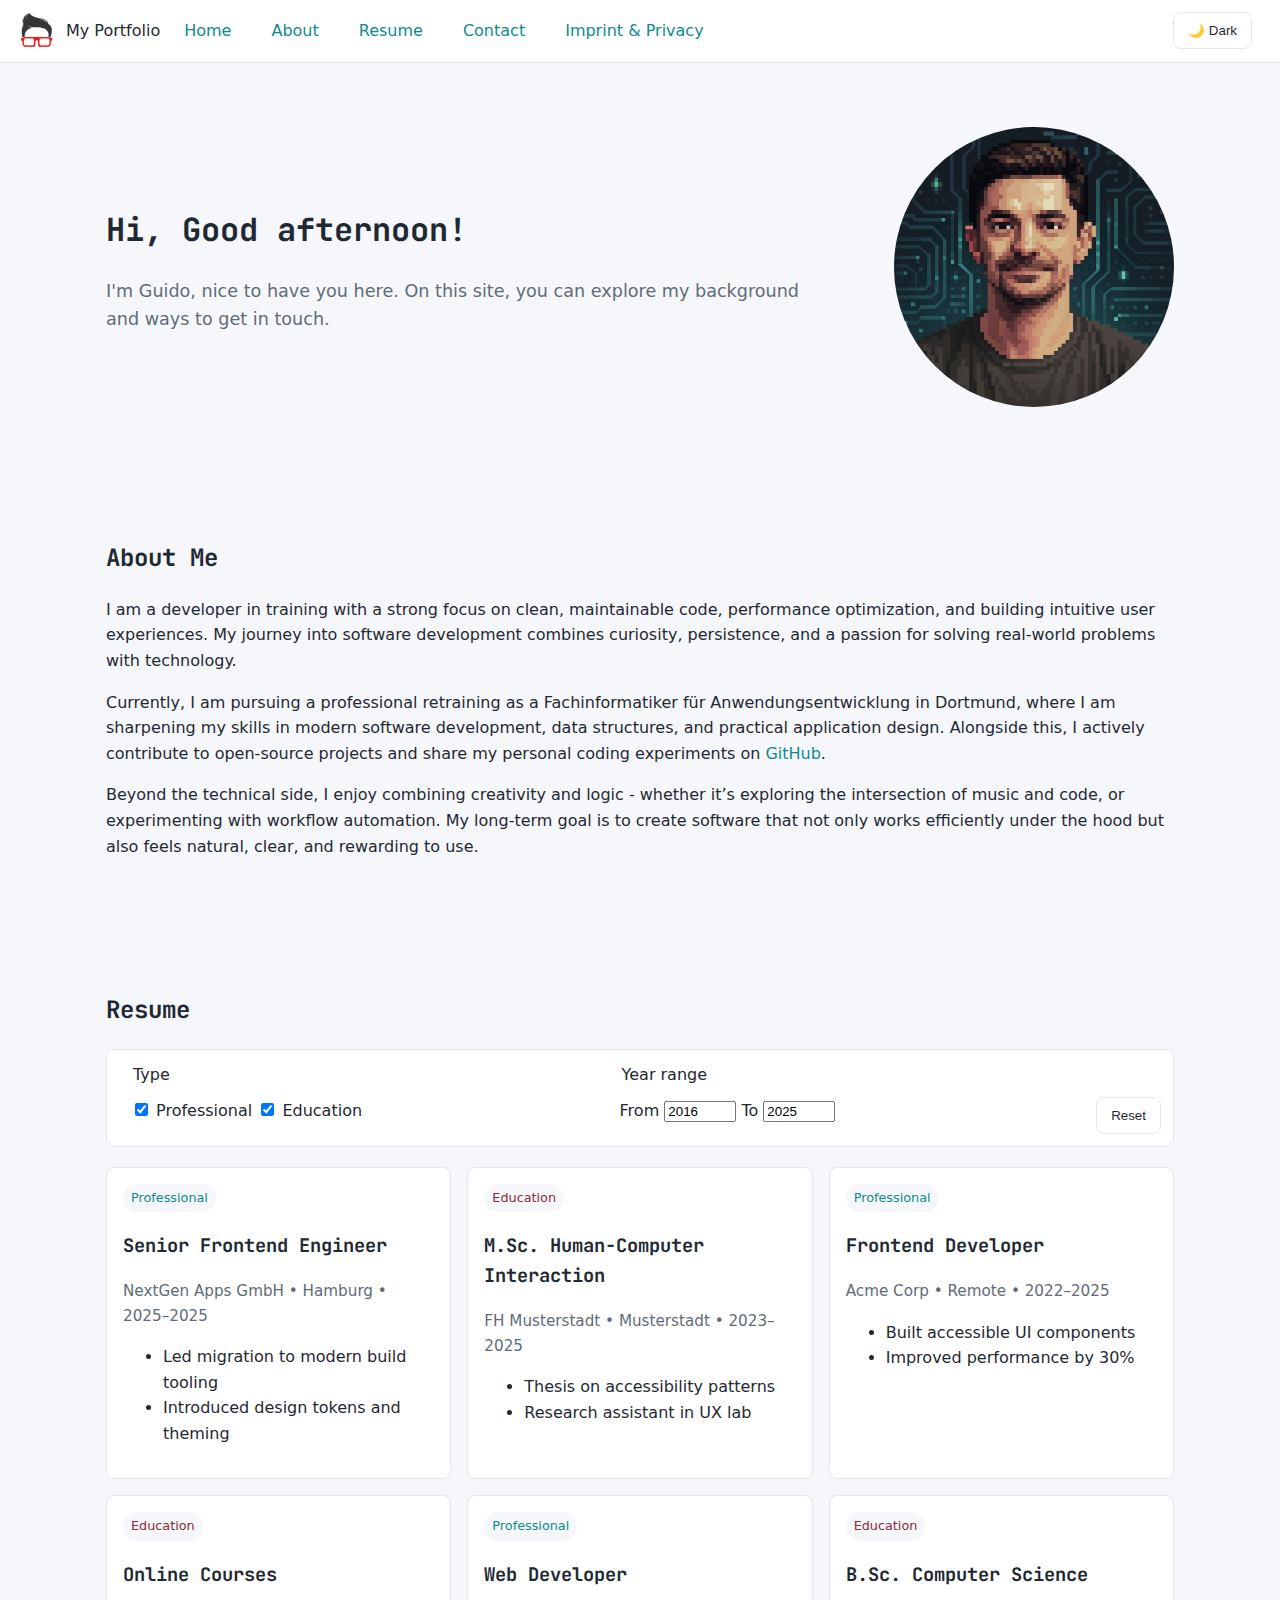
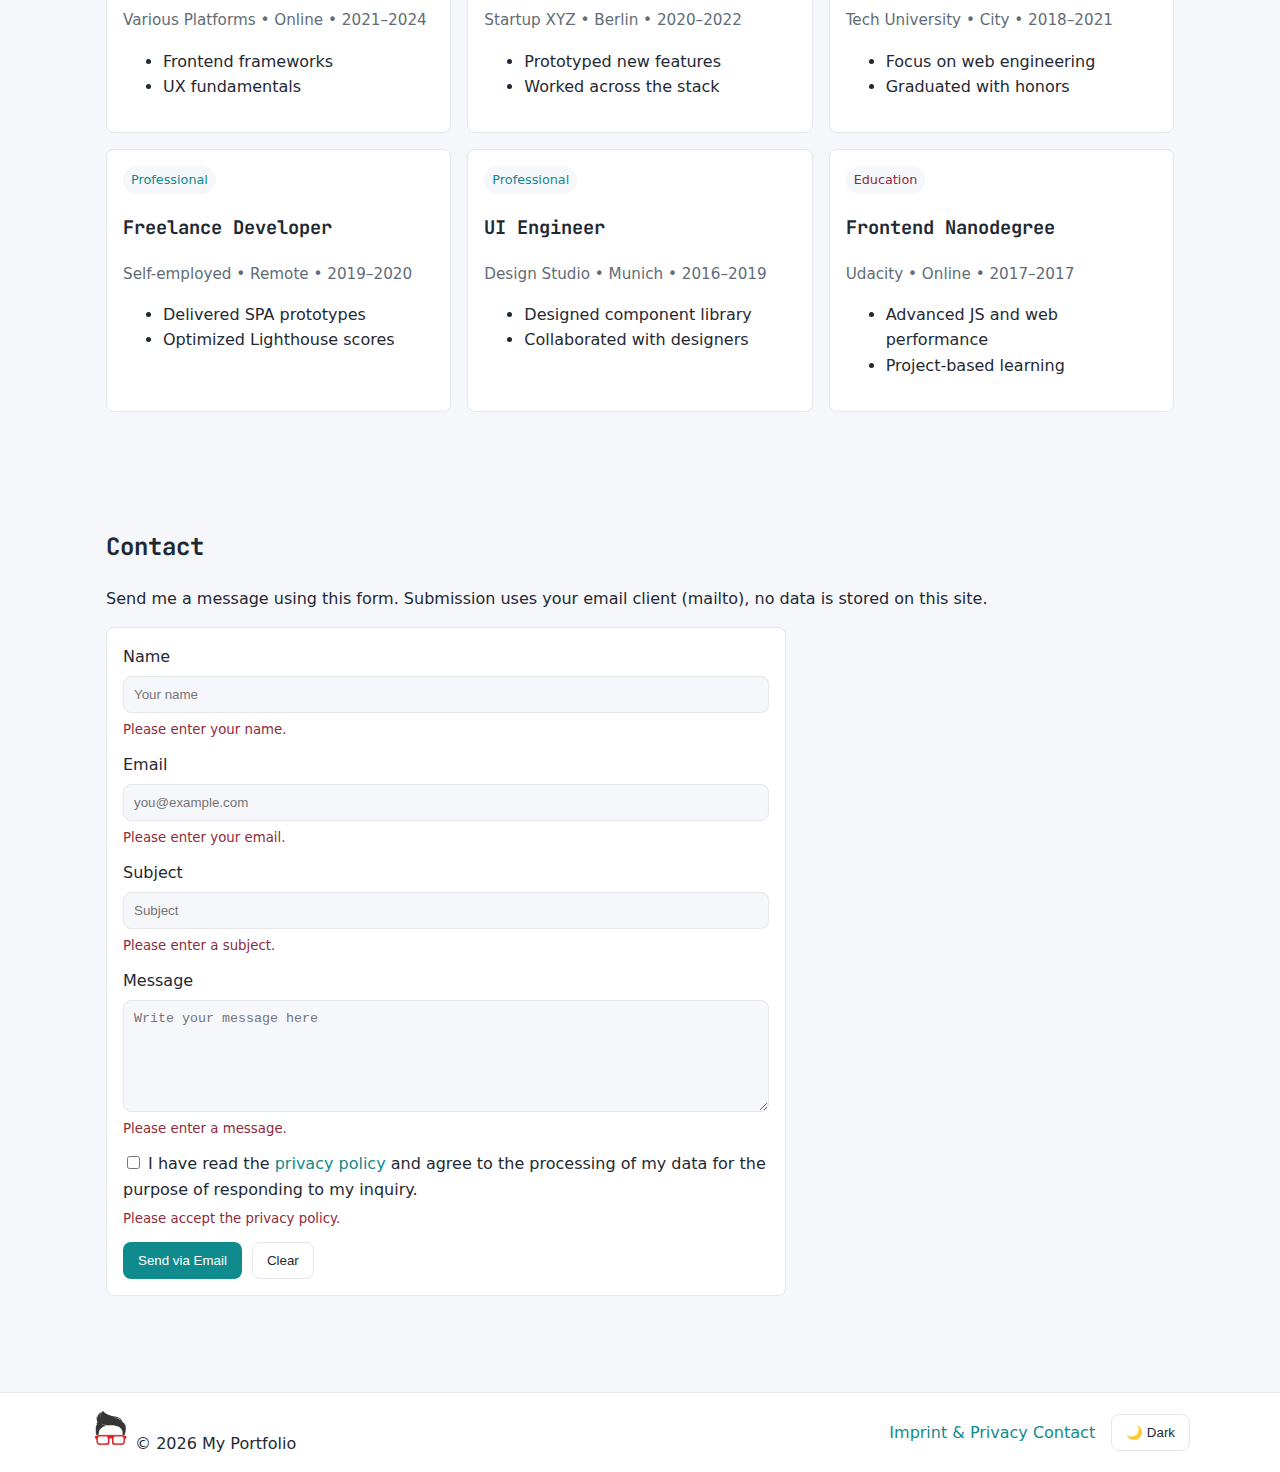
<file: index.html>
<!DOCTYPE html>
<html lang="en" data-theme="light">

<head>
  <meta charset="UTF-8" />
  <meta name="viewport" content="width=device-width, initial-scale=1" />
  <meta name="keywords" content="portfoloio software development fachinformatiker anwendungsentwicklung" />
  <meta name="description" content="Developer portfolio of Guido X." />
  <title>Guido X. - Developer Portfolio</title>
  <!-- Link to main stylesheet -->
  <link rel="stylesheet" href="static/css/style.css" />
  <link rel="icon" href="static/img/logo.png" type="image/png" />
</head>

<body>
  <!-- Header with logo, site title, nav, and theme toggle -->
  <header class="site-header">
    <div class="brand">
      <img src="static/img/logo.png" alt="Logo" class="logo" />
      <span>My Portfolio</span>
    </div>

    <!-- Mobile menu button (hamburger) -->
    <button id="navToggle" class="icon-button">☰</button>

    <!-- Primary navigation -->
  <nav id="siteNav" class="site-nav">
      <ul>
        <li><a href="#home" class="nav-link">Home</a></li>
        <li><a href="#about" class="nav-link">About</a></li>
        <li><a href="#resume" class="nav-link">Resume</a></li>
        <li><a href="#contact" class="nav-link">Contact</a></li>
        <li><a href="imprint.html" class="nav-link">Imprint & Privacy</a></li>
      </ul>
    </nav>

    <!-- Theme toggle button -->
  <button id="themeToggle" class="button">
      🌙 Dark
    </button>
  </header>

  <!-- Main content starts -->
  <main id="main">
    <!-- Home / Hero -->
    <section id="home" class="section hero">
      <div class="container">
        <div class="hero-content">
          <div>
            <h1 class="jet">Hi, <span id="timeGreeting">Welcome</span>!</h1>
            <p class="lead">I'm Guido, nice to have you here. On this site, you can explore my background and ways to get in touch.</p>
          </div>
          <div class="hero-photo">
            <img src="static/img/profile.jpg" alt="Profile photo" />
          </div>
        </div>
      </div>
    </section>

    <!-- About -->
    <section id="about" class="section">
      <div class="container">
        <h2 class="jet">About Me</h2>
        <p>
          I am a developer in training with a strong focus on clean,
          maintainable code, performance optimization, and building intuitive
          user experiences. My journey into software development combines
          curiosity, persistence, and a passion for solving real-world
          problems with technology.
        </p>
        <p>
          Currently, I am pursuing a professional retraining as a
          Fachinformatiker für Anwendungsentwicklung in Dortmund, where I am
          sharpening my skills in modern software development, data
          structures, and practical application design. Alongside this, I
          actively contribute to open-source projects and share my personal
          coding experiments on
          <a href="https://github.com/guidokl" target="_blank" rel="noopener">GitHub</a>.
        </p>
        <p>
          Beyond the technical side, I enjoy combining creativity and logic -
          whether it’s exploring the intersection of music and code, or
          experimenting with workflow automation. My long-term goal is to
          create software that not only works efficiently under the hood but
          also feels natural, clear, and rewarding to use.
        </p>
      </div>
    </section>

    <!-- Resume with dynamic filter -->
    <section id="resume" class="section">
      <div class="container">
        <h2 class="jet">Resume</h2>

        <!-- Filter controls -->
        <form id="resumeFilters" class="filters" novalidate>
          <!-- Type filter -->
          <fieldset>
            <legend>Type</legend>
            <label>
              <input type="checkbox" id="filterWork" checked />
              Professional
            </label>
            <label>
              <input type="checkbox" id="filterEducation" checked />
              Education
            </label>
          </fieldset>

          <!-- Year range filter (simple numeric inputs for clarity) -->
          <fieldset>
            <legend>Year range</legend>
            <label>
              From
              <input type="number" id="yearFrom" min="1990" max="2100" step="1" />
            </label>
            <label>
              To
              <input type="number" id="yearTo" min="1990" max="2100" step="1" />
            </label>
          </fieldset>

          <!-- Button to reset filters -->
          <button type="button" id="resetFilters" class="button">
            Reset
          </button>
        </form>

        <!-- Container where resume entries will be dynamically rendered -->
  <div id="resumeList" class="cards"></div>
      </div>
    </section>

    <!-- Contact -->
    <section id="contact" class="section">
      <div class="container">
        <h2 class="jet">Contact</h2>
        <p>
          Send me a message using this form. Submission uses your email client
          (mailto), no data is stored on this site.
        </p>

        <!-- Contact form (mailto, works without JS; JS only enhances validation) -->
        <form id="contactForm" class="contact-form" action="mailto:superguido@example.com" method="post"
          enctype="text/plain" novalidate>
          <div class="form-row">
            <label for="name">Name</label>
            <input id="name" name="Name" type="text" required placeholder="Your name" />
            <small class="error" id="nameError"></small>
          </div>

          <div class="form-row">
            <label for="email">Email</label>
            <input id="email" name="Email" type="email" required placeholder="you@example.com" />
            <small class="error" id="emailError"></small>
          </div>

          <div class="form-row">
            <label for="subject">Subject</label>
            <input id="subject" name="Subject" type="text" required placeholder="Subject" />
            <small class="error" id="subjectError"></small>
          </div>

          <div class="form-row">
            <label for="message">Message</label>
            <textarea id="message" name="Message" rows="6" required placeholder="Write your message here"></textarea>
            <small class="error" id="messageError"></small>
          </div>

          <div class="form-row">
            <label>
              <input id="privacy" type="checkbox" required />
              I have read the
              <a href="imprint.html#privacy">privacy policy</a> and agree to
              the processing of my data for the purpose of responding to my
              inquiry.
            </label>
            <small class="error" id="privacyError"></small>
          </div>

          <div class="form-actions">
            <button class="button primary" type="submit">
              Send via Email
            </button>
            <button class="button" type="reset">Clear</button>
          </div>
        </form>
      </div>
    </section>
  </main>

  <!-- Footer present on every "page" (section) -->
  <footer class="site-footer">
    <div class="container footer-grid">
      <div>
        <img src="static/img/logo.png" alt="Logo" class="logo" />
        <span>© <span id="yearNow"></span> My Portfolio</span>
      </div>
  <nav>
        <a href="imprint.html">Imprint & Privacy</a>
        <a href="#contact">Contact</a>
      </nav>
      <div>
  <button id="footerThemeToggle" class="button">
          🌙 Dark
        </button>
      </div>
    </div>
  </footer>

  <!-- Main script -->
  <script src="static/js/script.js" defer></script>
</body>

</html>
</file>
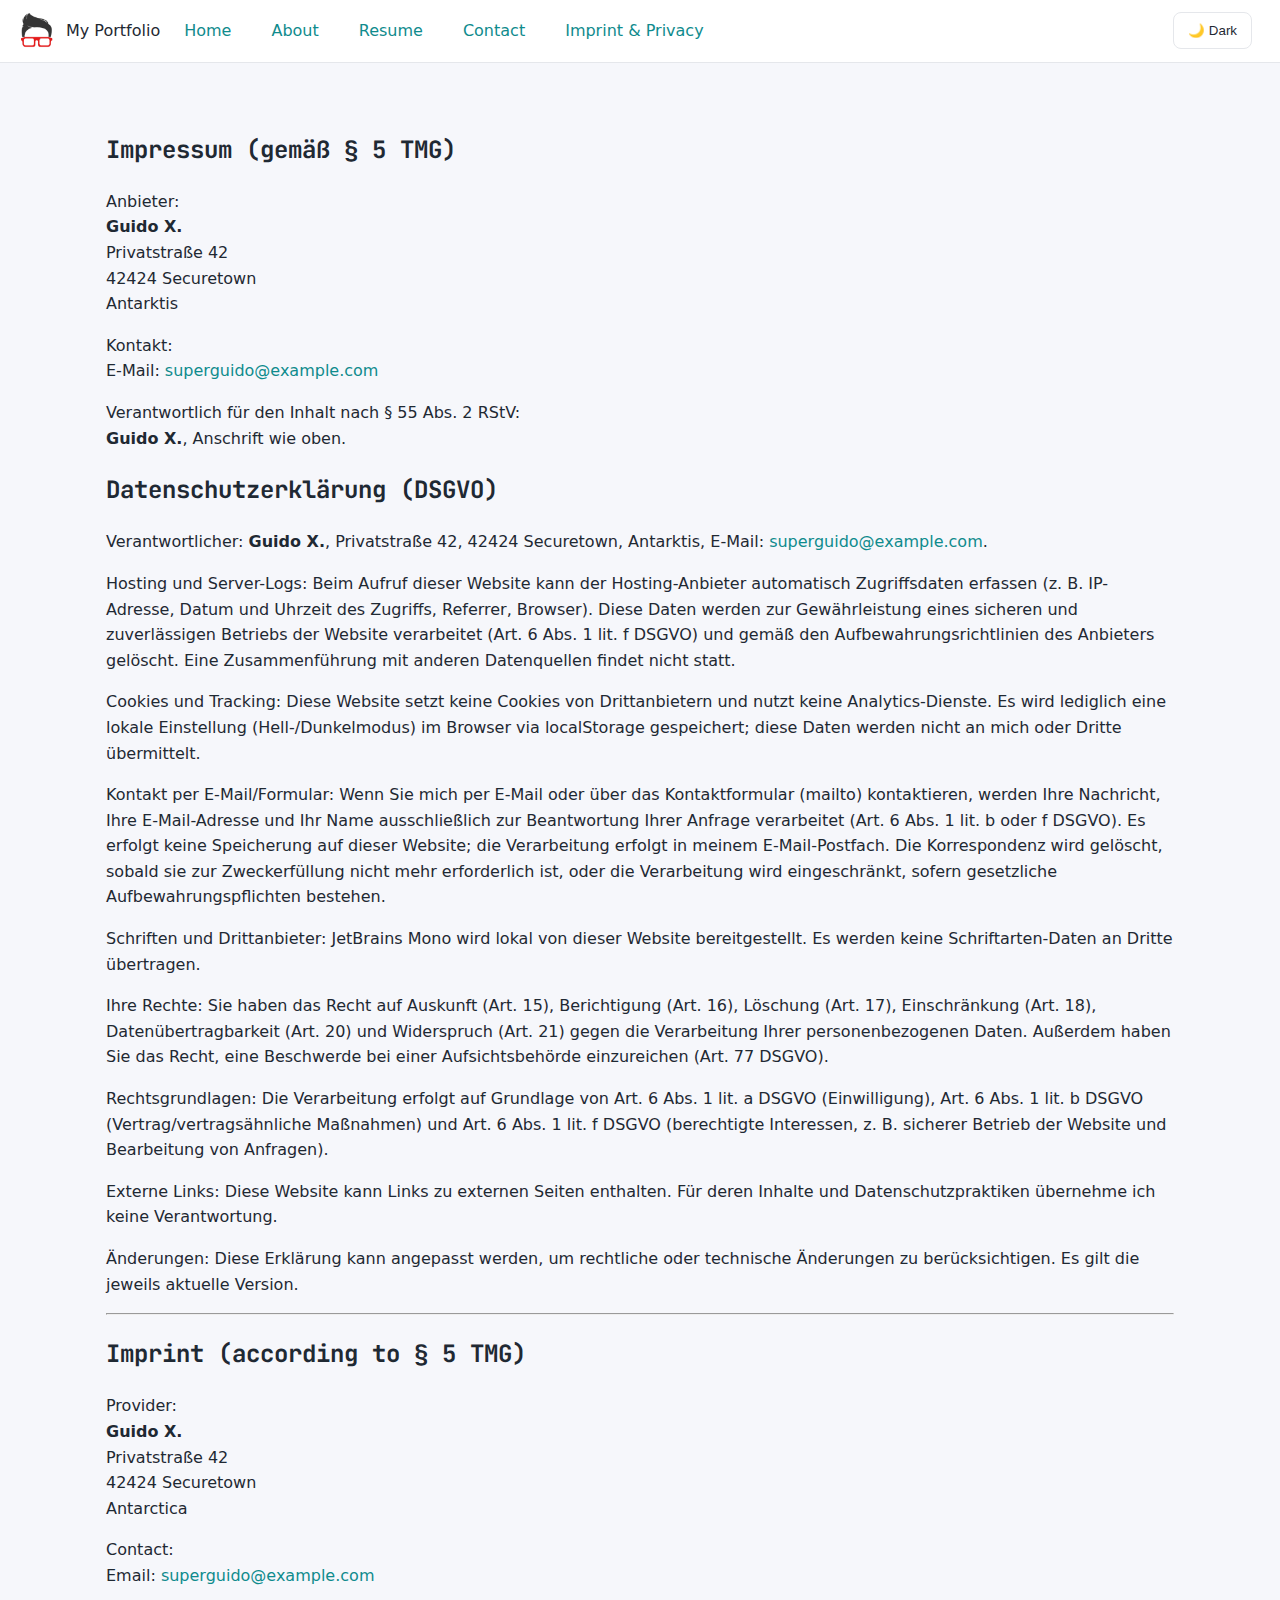
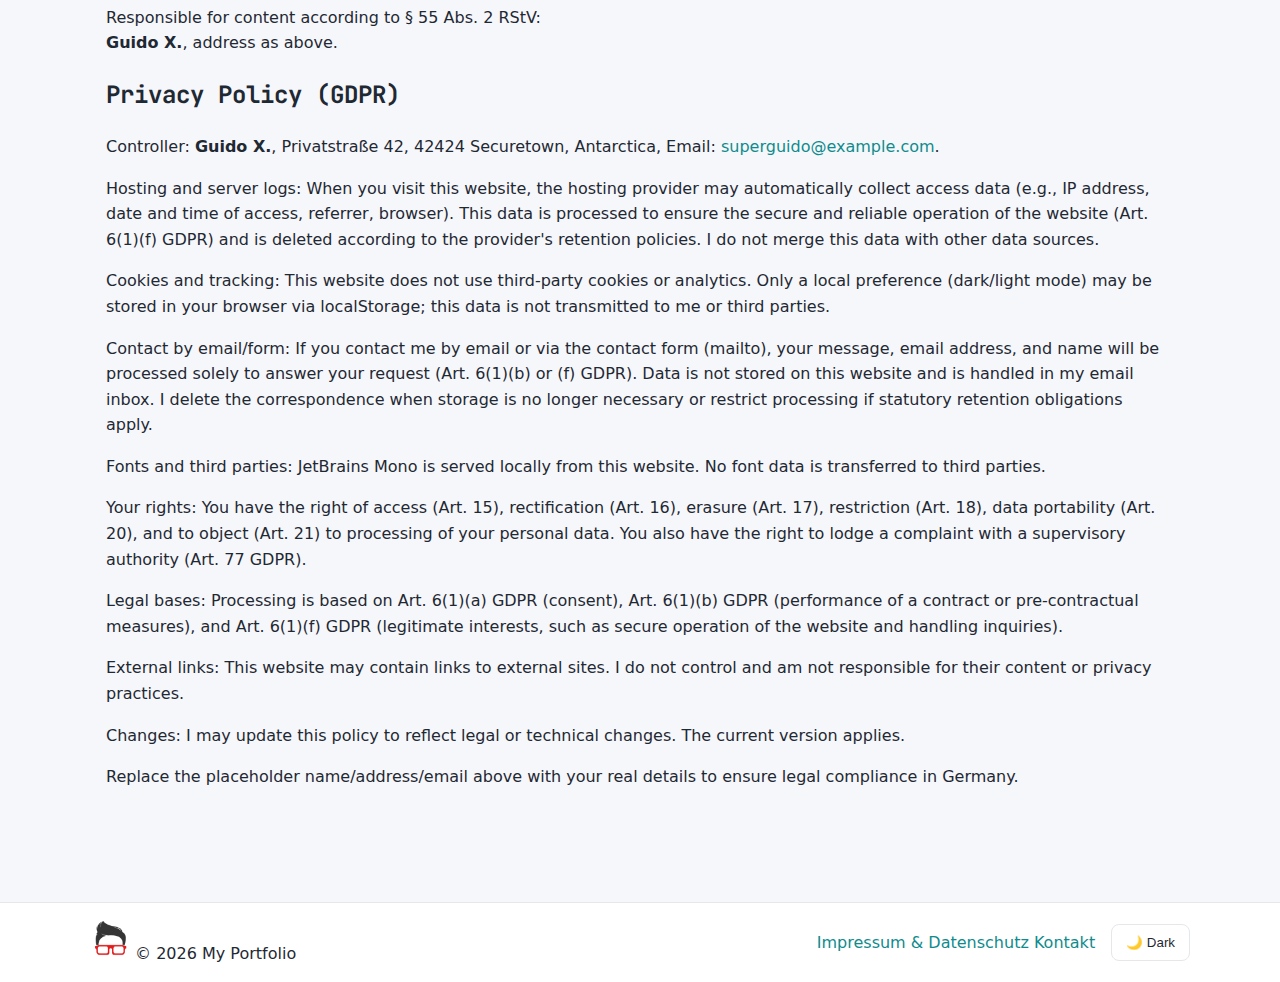
<file: imprint.html>
<!DOCTYPE html>
<html lang="de" data-theme="light">
  <head>
    <meta charset="UTF-8" />
    <meta name="viewport" content="width=device-width, initial-scale=1" />
    <meta name="keywords" content="imprint impresum portfoloio software development fachinformatiker anwendungsentwicklung" />
    <meta name="description" content="Developer portfolio of Guido X. - Imprint" />
    <title>Guido X. - Imprint</title>
    <link rel="stylesheet" href="static/css/style.css" />
    <link rel="icon" href="static/img/logo.png" type="image/png" />
  </head>
  <body>
    <header class="site-header">
      <div class="brand">
        <img src="static/img/logo.png" alt="Logo" class="logo" />
  <span>My Portfolio</span>
      </div> 

      <!-- Mobile menu button (hamburger) -->
      <button
        id="navToggle"
        class="icon-button"
      >
        ☰
      </button>

      <!-- Primary navigation -->
  <nav id="siteNav" class="site-nav">
        <ul>
          <li><a href="index.html#home" class="nav-link">Home</a></li>
          <li><a href="index.html#about" class="nav-link">About</a></li>
          <li><a href="index.html#resume" class="nav-link">Resume</a></li>
          <li><a href="index.html#contact" class="nav-link">Contact</a></li>
          <li><a href="imprint.html" class="nav-link">Imprint & Privacy</a></li>
        </ul>
      </nav>

      <!-- Theme toggle button -->
  <button id="themeToggle" class="button">
        🌙 Dark
      </button>
    </header>

    <main id="main" class="section imprint">
      <div class="container">
        <h2 class="jet">Impressum (gemäß § 5 TMG)</h2>
        <p>
          Anbieter:<br />
          <strong>Guido X.</strong><br />
          Privatstraße 42<br />
          42424 Securetown<br />
          Antarktis
        </p>
        <p>
          Kontakt:<br />
          E-Mail:
          <a href="mailto:superguido@example.com">superguido@example.com</a>
        </p>
        <p>
          Verantwortlich für den Inhalt nach § 55 Abs. 2 RStV:<br />
          <strong>Guido X.</strong>, Anschrift wie oben.
        </p>

        <h2 id="privacy" class="jet">Datenschutzerklärung (DSGVO)</h2>
        <p>
          Verantwortlicher: <strong>Guido X.</strong>, Privatstraße 42, 42424 Securetown, Antarktis, E-Mail:
          <a href="mailto:superguido@example.com">superguido@example.com</a>.
        </p>
        <p>
          Hosting und Server-Logs: Beim Aufruf dieser Website kann der
          Hosting-Anbieter automatisch Zugriffsdaten erfassen (z. B. IP-Adresse,
          Datum und Uhrzeit des Zugriffs, Referrer, Browser). Diese Daten werden
          zur Gewährleistung eines sicheren und zuverlässigen Betriebs der
          Website verarbeitet (Art. 6 Abs. 1 lit. f DSGVO) und gemäß den
          Aufbewahrungsrichtlinien des Anbieters gelöscht. Eine Zusammenführung
          mit anderen Datenquellen findet nicht statt.
        </p>
        <p>
          Cookies und Tracking: Diese Website setzt keine Cookies von
          Drittanbietern und nutzt keine Analytics-Dienste. Es wird lediglich
          eine lokale Einstellung (Hell-/Dunkelmodus) im Browser via
          localStorage gespeichert; diese Daten werden nicht an mich oder Dritte
          übermittelt.
        </p>
        <p>
          Kontakt per E-Mail/Formular: Wenn Sie mich per E-Mail oder über das
          Kontaktformular (mailto) kontaktieren, werden Ihre Nachricht, Ihre
          E-Mail-Adresse und Ihr Name ausschließlich zur Beantwortung Ihrer
          Anfrage verarbeitet (Art. 6 Abs. 1 lit. b oder f DSGVO). Es erfolgt
          keine Speicherung auf dieser Website; die Verarbeitung erfolgt in
          meinem E-Mail-Postfach. Die Korrespondenz wird gelöscht, sobald sie
          zur Zweckerfüllung nicht mehr erforderlich ist, oder die Verarbeitung
          wird eingeschränkt, sofern gesetzliche Aufbewahrungspflichten
          bestehen.
        </p>
        <p>
          Schriften und Drittanbieter: JetBrains Mono wird lokal von dieser
          Website bereitgestellt. Es werden keine Schriftarten-Daten an Dritte
          übertragen.
        </p>
        <p>
          Ihre Rechte: Sie haben das Recht auf Auskunft (Art. 15), Berichtigung
          (Art. 16), Löschung (Art. 17), Einschränkung (Art. 18),
          Datenübertragbarkeit (Art. 20) und Widerspruch (Art. 21) gegen die
          Verarbeitung Ihrer personenbezogenen Daten. Außerdem haben Sie das
          Recht, eine Beschwerde bei einer Aufsichtsbehörde einzureichen (Art.
          77 DSGVO).
        </p>
        <p>
          Rechtsgrundlagen: Die Verarbeitung erfolgt auf Grundlage von Art. 6
          Abs. 1 lit. a DSGVO (Einwilligung), Art. 6 Abs. 1 lit. b DSGVO
          (Vertrag/vertragsähnliche Maßnahmen) und Art. 6 Abs. 1 lit. f DSGVO
          (berechtigte Interessen, z. B. sicherer Betrieb der Website und
          Bearbeitung von Anfragen).
        </p>
        <p>
          Externe Links: Diese Website kann Links zu externen Seiten enthalten.
          Für deren Inhalte und Datenschutzpraktiken übernehme ich keine
          Verantwortung.
        </p>
        <p>
          Änderungen: Diese Erklärung kann angepasst werden, um rechtliche oder
          technische Änderungen zu berücksichtigen. Es gilt die jeweils aktuelle
          Version.
        </p>

        <hr />

        <h2 class="jet">Imprint (according to § 5 TMG)</h2>
        <p>
          Provider:<br />
          <strong>Guido X.</strong><br />
          Privatstraße 42<br />
          42424 Securetown<br />
          Antarctica
        </p>
        <p>
          Contact:<br />
          Email:
          <a href="mailto:superguido@example.com">superguido@example.com</a>
        </p>
        <p>
          Responsible for content according to § 55 Abs. 2 RStV:<br />
          <strong>Guido X.</strong>, address as above.
        </p>

        <h2 class="jet">Privacy Policy (GDPR)</h2>
        <p>
          Controller: <strong>Guido X.</strong>, Privatstraße 42, 42424 Securetown, Antarctica, Email:
          <a href="mailto:superguido@example.com">superguido@example.com</a>.
        </p>
        <p>
          Hosting and server logs: When you visit this website, the hosting
          provider may automatically collect access data (e.g., IP address, date
          and time of access, referrer, browser). This data is processed to
          ensure the secure and reliable operation of the website (Art. 6(1)(f)
          GDPR) and is deleted according to the provider's retention policies. I
          do not merge this data with other data sources.
        </p>
        <p>
          Cookies and tracking: This website does not use third-party cookies or
          analytics. Only a local preference (dark/light mode) may be stored in
          your browser via localStorage; this data is not transmitted to me or
          third parties.
        </p>
        <p>
          Contact by email/form: If you contact me by email or via the contact
          form (mailto), your message, email address, and name will be processed
          solely to answer your request (Art. 6(1)(b) or (f) GDPR). Data is not
          stored on this website and is handled in my email inbox. I delete the
          correspondence when storage is no longer necessary or restrict
          processing if statutory retention obligations apply.
        </p>
        <p>
          Fonts and third parties: JetBrains Mono is served locally from this
          website. No font data is transferred to third parties.
        </p>
        <p>
          Your rights: You have the right of access (Art. 15), rectification
          (Art. 16), erasure (Art. 17), restriction (Art. 18), data portability
          (Art. 20), and to object (Art. 21) to processing of your personal
          data. You also have the right to lodge a complaint with a supervisory
          authority (Art. 77 GDPR).
        </p>
        <p>
          Legal bases: Processing is based on Art. 6(1)(a) GDPR (consent), Art.
          6(1)(b) GDPR (performance of a contract or pre-contractual measures),
          and Art. 6(1)(f) GDPR (legitimate interests, such as secure operation
          of the website and handling inquiries).
        </p>
        <p>
          External links: This website may contain links to external sites. I do
          not control and am not responsible for their content or privacy
          practices.
        </p>
        <p>
          Changes: I may update this policy to reflect legal or technical
          changes. The current version applies.
        </p>

        <p class="note">
          Replace the placeholder name/address/email above with your real
          details to ensure legal compliance in Germany.
        </p>
      </div>
    </main>

    <footer class="site-footer">
      <div class="container footer-grid">
        <div>
          <img src="static/img/logo.png" alt="Logo" class="logo" />
          <span>© <span id="yearNow"></span> My Portfolio</span>
        </div>
  <nav>
          <a href="imprint.html">Impressum & Datenschutz</a>
          <a href="index.html#contact">Kontakt</a>
        </nav>
  <div>
          <button
            id="footerThemeToggle"
            class="button"
          >
            🌙 Dark
          </button>
        </div>
      </div>
    </footer>

    <script src="static/js/script.js" defer></script>
  </body>
</html>
</file>
<file: static/css/style.css>
/* Units quick guide (how CSS lengths behave)
  - px  : Device-agnostic pixel unit. Absolute; does not scale with font size.
  - em  : Relative to the font-size of the current element (1em = element font-size).
    Padding/margins in em scale when the element's font-size changes.
  - rem : Relative to the root (html) font-size (1rem = html font-size). Stable across components.
  - %   : Relative to the parent box (for width/height) or to own font-size (for line-height if unitless).
  - vw  : 1% of the viewport width. Responsive to window width.
  - vh  : 1% of the viewport height. Responsive to window height.
  - fr  : Grid fractional unit. Distributes leftover space among grid tracks in CSS Grid.
    Example: grid-template-columns: 1fr 2fr; -> 1/3 and 2/3 of free space.
  - ch  : Width of the "0" glyph in the element's font. Useful for character-based widths.
  Notes:
  - Prefer rem for consistent spacing and sizing; use em for component-internal scaling.
  - Combine units with calc() when needed, e.g., calc(100% - 2rem).
*/

/* Minimal CSS: local font, light/dark theme, layout, nav, resume, contact */

/* 1) Local JetBrains Mono */
@font-face {
  font-family: "JetBrains Mono";
  src: url("../fonts/JetBrainsMono-VariableFont_wght.ttf") format("truetype");
  font-weight: 100 800;
  font-style: normal;
  font-display: swap;
}

@font-face {
  font-family: "JetBrains Mono";
  src: url("../fonts/JetBrainsMono-Italic-VariableFont_wght.ttf") format("truetype");
  font-weight: 100 800;
  font-style: italic;
  font-display: swap;
}

/* 2) Theme (light default, dark override) */
:root {
  --bg: #f6f7fb;
  --surface: #fff;
  --text: #1f2933;
  --muted: #5f6c77;
  --border: #e5e7eb;
  --primary: #0f8b8d;
  --accent: #8e2a3b;
  --container: 1100px;
  --radius: 8px;
}

/* Apply these styles to the <html> element when it has the attribute data-theme="dark" */
html[data-theme="dark"] {
  --bg: #0f1216;
  --surface: #171a1f;
  --text: #e6e8ea;
  --muted: #a3abb3;
  --border: #242a31;
  --primary: #0aa4a6;
  --accent: #b23a48;
}

/* 3) Base */
/* Use border-box so padding & borders stay inside set width/height.
   Prevents elements from "growing" larger than expected. */

* {
  box-sizing: border-box;
}

body {
  margin: 0;
  /* system-ui = system default UI font; -apple-system ensures Safari/iOS support.
   Falls back to Segoe UI, Roboto, Helvetica, Arial, sans-serif. */
  font-family: system-ui, -apple-system, Segoe UI, Roboto, Helvetica, Arial,
    sans-serif;
  color: var(--text);
  background: var(--bg);
  /* Unitless line-height = font-size × 1.6, scales automatically with text size. */
  line-height: 1.6;
}

.jet {
  font-family: "JetBrains Mono", monospace;
}

/* Links & buttons */
a {
  color: var(--primary);
  /* Remove default link underline so we can style links manually. */
  text-decoration: none;
}

a:hover {
  text-decoration: underline;
}

.button {
  /* inline-block: flows like text but allows width/padding like a block. */
  display: inline-block;
  padding: 10px 14px;
  border: 1px solid var(--border);
  border-radius: 8px;
  background: var(--surface);
  color: var(--text);
  cursor: pointer;
}

.button.primary {
  background: var(--primary);
  color: #fff;
  border-color: transparent;
}

.icon-button {
  border: none;
  background: transparent;
  color: var(--text);
  font-size: 1.4rem;
  cursor: pointer;
}

/* 4) Layout */
.container {
  max-width: var(--container);
  margin: 0 auto;
  padding: 0 16px;
}

.section {
  padding: 48px 0;
}

.hero {
  padding: 64px 0;
}

/* 5) Header & nav */
.site-header {
  /* Header sticks to top when scrolling but keeps its place in flow */
  position: sticky;
  /* Stick at the very top of the viewport */
  top: 0;
  /* Ensure header stays above other content */
  z-index: 10;
  background: var(--surface);
  border-bottom: 1px solid var(--border);
  /* Use CSS Grid for header layout */
  display: grid;
  /* Logo | nav expands | icon | button */
  /* 4 cols: logo (auto), nav (fills), icon (auto), button (auto) */
  grid-template-columns: auto 1fr auto auto;
  /* Vertically center items in the grid */
  align-items: center;
  /* gap: space between grid/flex items (here 12px between header cells) */
  gap: 12px;
  padding: 8px 16px;
}

.brand {
  /* inline-flex: flexbox for child alignment, but container stays inline-sized. */
  display: inline-flex;
  align-items: center;
  gap: 10px;
}

.logo {
  width: 40px;
  height: 40px;
  /* contain: scale media to fit box while preserving aspect ratio (may add gaps). */
  object-fit: contain;
}

#navToggle {
  display: none;
}

.site-nav ul {
  list-style: none;
  margin: 0;
  padding: 0;
  display: inline-flex;
  gap: 16px;
}

.site-nav a.nav-link {
  display: inline-block;
  padding: 10px 12px;
  border-radius: 8px;
}

/* 6) Hero */
.hero-content {
  display: grid;
  grid-template-columns: 2fr 1fr;
  gap: 24px;
  align-items: center;
}

.hero-photo img {
  width: 100%;
  max-width: 280px;
  border-radius: 50%;
  display: block;
  margin-left: auto;
}

.lead {
  font-size: 1.1rem;
  color: var(--muted);
}

/* 7) Resume */
.filters {
  display: grid;
  gap: 12px;
  grid-template-columns: 1fr 1fr auto;
  align-items: end;
  background: var(--surface);
  border: 1px solid var(--border);
  border-radius: var(--radius);
  padding: 12px;
  margin-bottom: 20px;
}

.filters fieldset {
  border: 0;
  padding: 10px;
  border-radius: 8px;
}

.cards {
  display: grid;
  gap: 16px;
  /* Create 3 equal-width columns (each takes 1 fraction of available space) */
  grid-template-columns: repeat(3, 1fr);
}

.card {
  background: var(--surface);
  border: 1px solid var(--border);
  border-radius: var(--radius);
  padding: 16px;
}

.card .meta {
  color: var(--muted);
  font-size: 0.95rem;
}

.badge {
  display: inline-block;
  padding: 4px 8px;
  border-radius: 999px;
  font-size: 0.8rem;
  margin-right: 8px;
  background: var(--bg);
}

.badge.work {
  color: var(--primary);
}

.badge.edu {
  color: var(--accent);
}

/* 8) Contact */
.contact-form {
  background: var(--surface);
  border: 1px solid var(--border);
  border-radius: var(--radius);
  padding: 16px;
  max-width: 680px;
}

.form-row {
  display: grid;
  gap: 6px;
  margin-bottom: 12px;
}

/* Attribute selector: style only inputs of a specific type (text, email, number)
  .form-row input[type="text"] = <input type="text"> inside .form-row */
.form-row input[type="text"],
.form-row input[type="email"],
.form-row input[type="number"],
.form-row textarea {
  width: 100%;
  padding: 10px;
  border-radius: 8px;
  border: 1px solid var(--border);
  background: var(--bg);
  color: var(--text);
}

.form-row input:focus,
.form-row textarea:focus {
  outline: 2px solid var(--primary);
}

.form-actions {
  display: flex;
  gap: 10px;
}

.error {
  color: var(--accent);
  min-height: 1em;
}

/* 9) Footer */
.site-footer {
  background: var(--surface);
  border-top: 1px solid var(--border);
  margin-top: 48px;
}

.footer-grid {
  padding: 16px 0;
  display: grid;
  grid-template-columns: 1fr auto auto;
  align-items: center;
  gap: 16px;
}

/* 11) Responsive */
@media (max-width: 820px) {
  .site-header {
    grid-template-columns: auto auto 1fr auto;
  }

  #navToggle {
    display: inline-block;
  }

  .site-nav {
    display: none;
    grid-column: 1/-1;
    padding-bottom: 8px;
  }

  .site-nav.open {
    display: block;
  }

  .site-nav ul {
    display: grid;
    grid-template-columns: 1fr;
    gap: 6px;
  }

  .hero-content {
    grid-template-columns: 1fr;
    text-align: center;
  }

  .hero-photo img {
    margin: 0 auto;
  }

  .cards {
    grid-template-columns: 1fr;
  }

  .filters {
    grid-template-columns: 1fr;
  }
}
</file>
